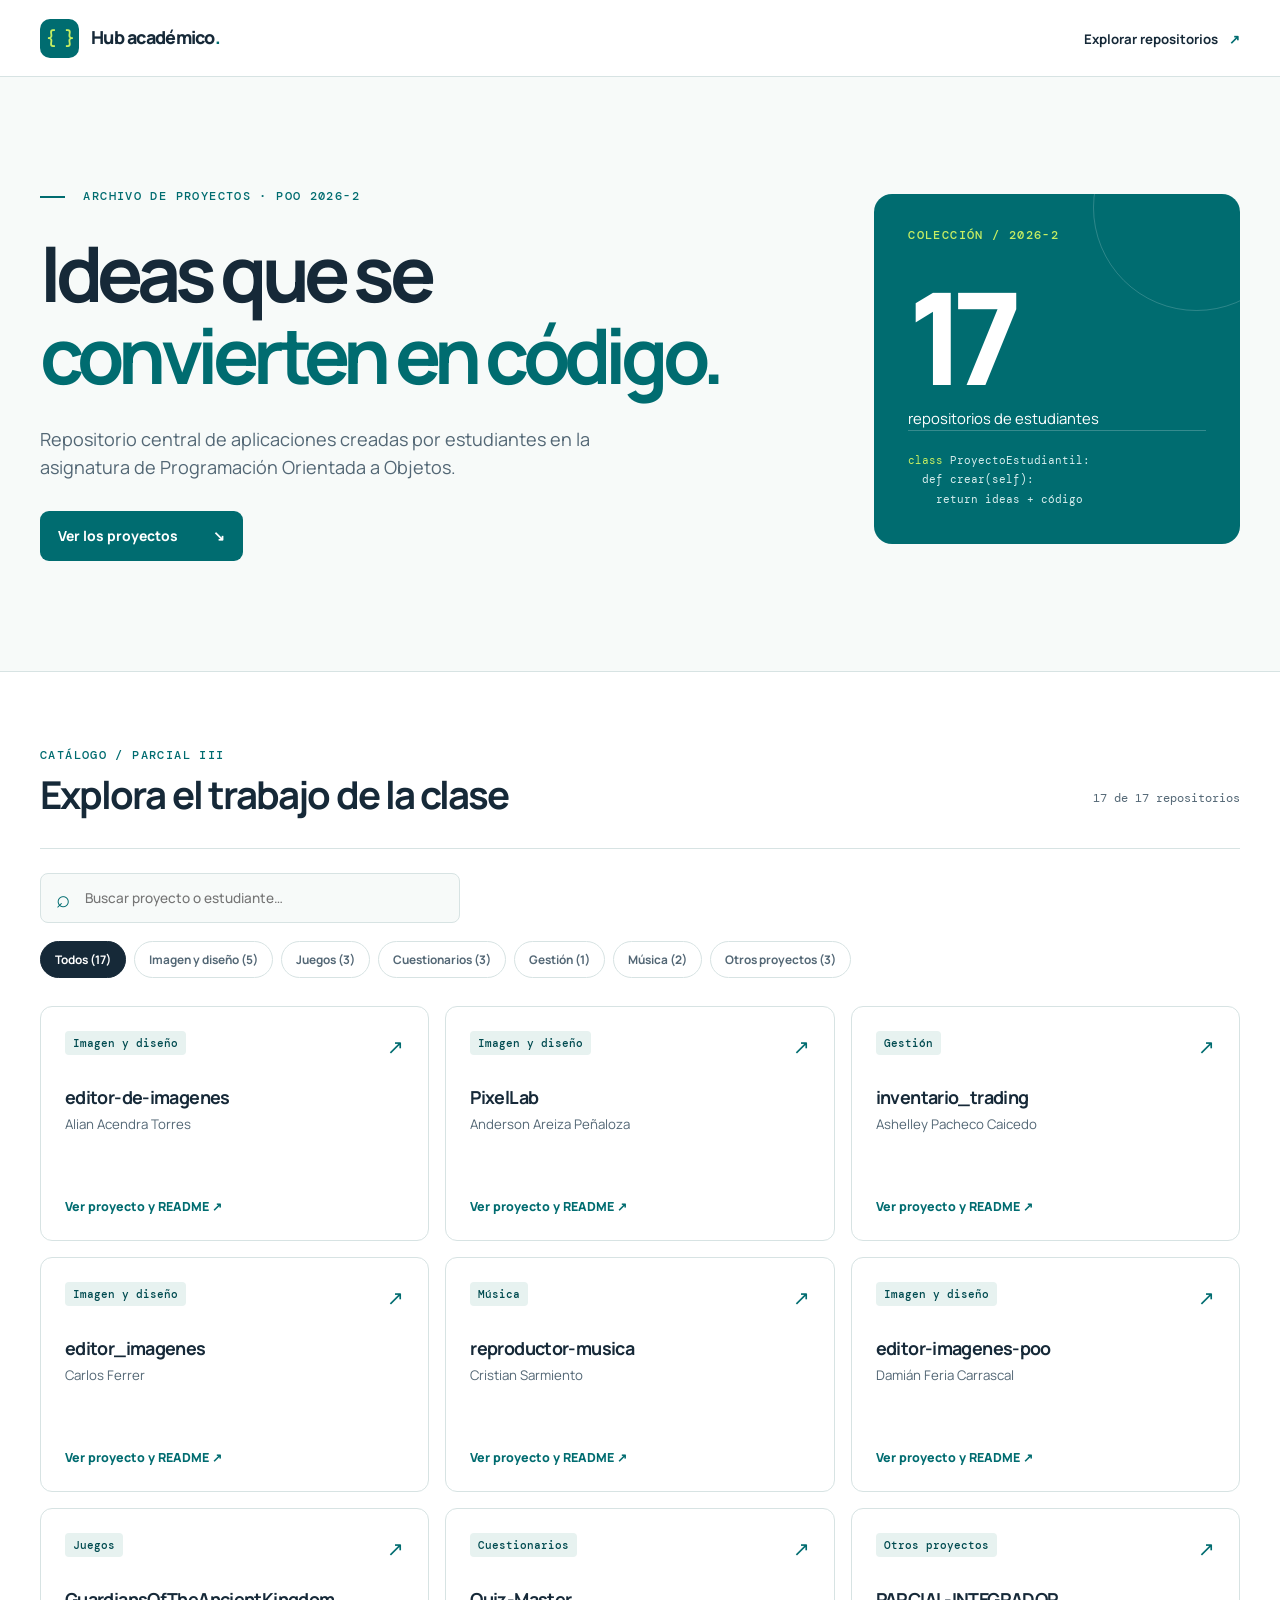
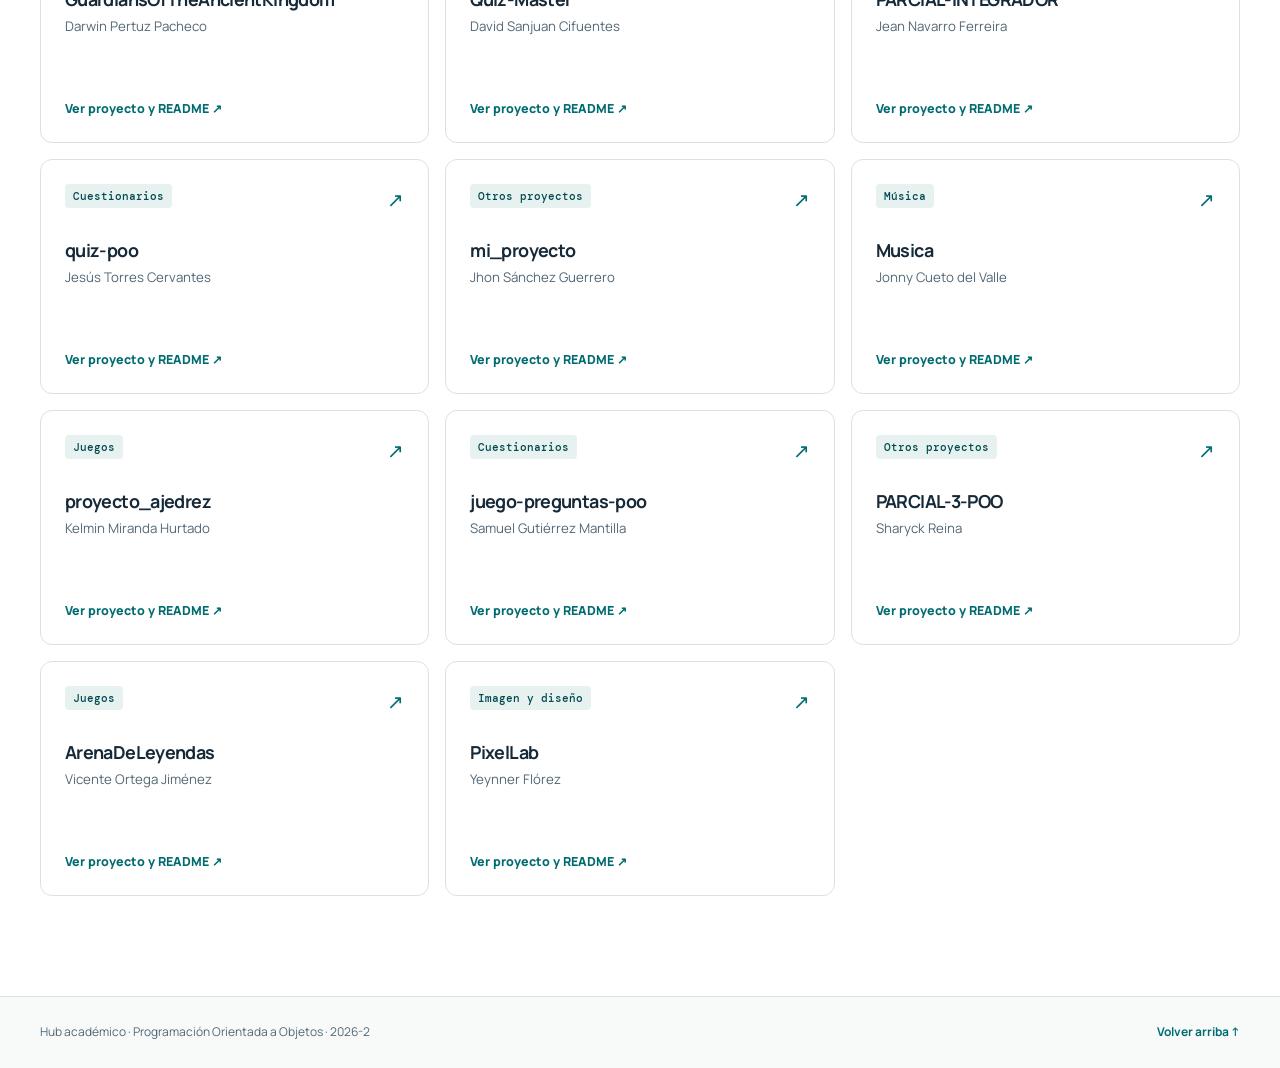
<file: index.html>
<!doctype html>
<html lang="es">
<head>
  <meta charset="utf-8">
  <meta name="viewport" content="width=device-width, initial-scale=1">
  <meta name="description" content="Repositorio central de aplicaciones creadas por estudiantes en la asignatura de Programación Orientada a Objetos.">
  <title>Hub académico · POO 2026-2</title>
  <link rel="preconnect" href="https://fonts.googleapis.com">
  <link rel="preconnect" href="https://fonts.gstatic.com" crossorigin>
  <link href="https://fonts.googleapis.com/css2?family=DM+Mono:wght@400;500&family=Manrope:wght@400;500;600;700;800&display=swap" rel="stylesheet">
  <link rel="stylesheet" href="css/styles.css">
  <script src="js/main.js" defer></script>
</head>
<body>
  <header class="site-header">
    <div class="shell header-inner">
      <a class="brand" href="index.html" aria-label="Hub académico, inicio"><span class="brand-mark">{ }</span><span>Hub académico<span class="brand-dot">.</span></span></a>
      <nav aria-label="Navegación principal"><a href="#catalogo">Explorar repositorios <span aria-hidden="true">↗</span></a></nav>
    </div>
  </header>
  <main>
    <section class="hero shell" aria-labelledby="page-title">
      <div class="hero-copy">
        <p class="eyebrow"><span class="eyebrow-line"></span> Archivo de proyectos · POO 2026-2</p>
        <h1 id="page-title">Ideas que se<br><em>convierten en código.</em></h1>
        <p class="hero-description">Repositorio central de aplicaciones creadas por estudiantes en la asignatura de Programación Orientada a Objetos.</p>
        <a class="hero-action" href="#catalogo">Ver los proyectos <span aria-hidden="true">↘</span></a>
      </div>
      <div class="hero-aside" aria-label="Datos del catálogo">
        <span class="aside-label">COLECCIÓN / 2026-2</span>
        <span class="aside-count" id="heroCount">17</span>
        <span class="aside-caption">repositorios de estudiantes</span>
        <div class="aside-code" aria-hidden="true"><span>class</span> ProyectoEstudiantil:<br>&nbsp;&nbsp;def crear(self):<br>&nbsp;&nbsp;&nbsp;&nbsp;return ideas + código</div>
      </div>
    </section>
    <section class="catalog-section" id="catalogo" aria-labelledby="catalog-title">
      <div class="shell">
        <div class="section-heading"><div><p class="eyebrow">CATÁLOGO / PARCIAL III</p><h2 id="catalog-title">Explora el trabajo de la clase</h2></div><p id="resultCount" class="result-count" aria-live="polite"></p></div>
        <div class="catalog-tools"><label class="search-box"><span aria-hidden="true">⌕</span><span class="visually-hidden">Buscar por proyecto o estudiante</span><input id="searchInput" type="search" placeholder="Buscar proyecto o estudiante…" autocomplete="off"></label><div id="filterButtons" class="filters" role="group" aria-label="Filtrar por tipo de proyecto"></div></div>
        <div id="projectsGrid" class="projects-grid" aria-live="polite"><p class="status-message">Cargando repositorios…</p></div>
      </div>
    </section>
  </main>
  <footer class="site-footer"><div class="shell footer-inner"><span>Hub académico · Programación Orientada a Objetos · 2026-2</span><a href="#page-title">Volver arriba ↑</a></div></footer>
</body>
</html>
</file>
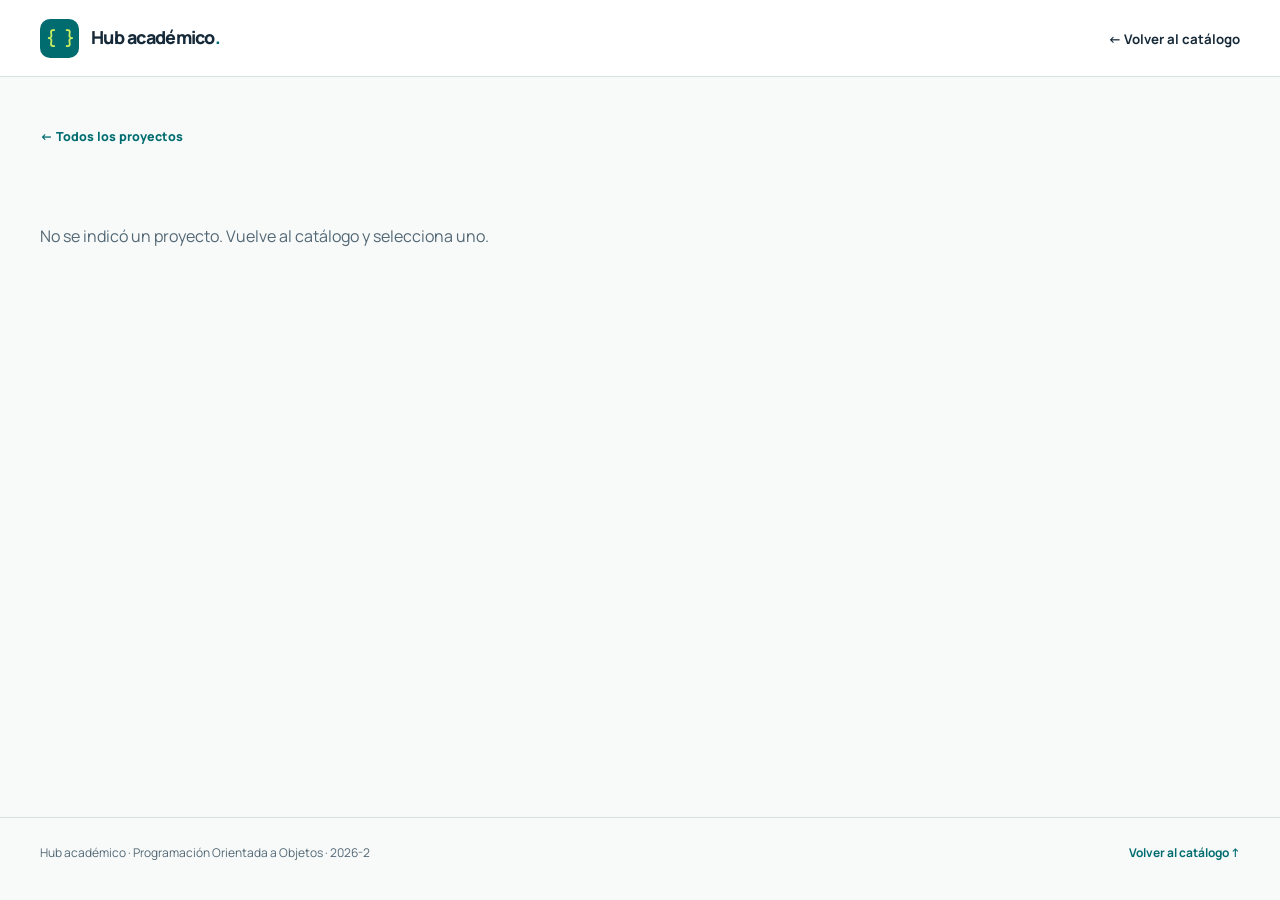
<file: app.html>
<!doctype html>
<html lang="es">
<head>
  <meta charset="utf-8">
  <meta name="viewport" content="width=device-width, initial-scale=1">
  <meta name="description" content="Detalle de los proyectos de Programación Orientada a Objetos 2026-2.">
  <title>Proyecto · Hub académico POO 2026-2</title>
  <link rel="preconnect" href="https://fonts.googleapis.com">
  <link rel="preconnect" href="https://fonts.gstatic.com" crossorigin>
  <link href="https://fonts.googleapis.com/css2?family=DM+Mono:wght@400;500&family=Manrope:wght@400;500;600;700;800&display=swap" rel="stylesheet">
  <link rel="stylesheet" href="css/styles.css">
  <script src="js/detail.js" defer></script>
</head>
<body>
  <header class="site-header">
    <div class="shell header-inner">
      <a class="brand" href="index.html" aria-label="Hub académico, inicio"><span class="brand-mark">{ }</span><span>Hub académico<span class="brand-dot">.</span></span></a>
      <nav aria-label="Navegación principal"><a href="index.html#catalogo">← Volver al catálogo</a></nav>
    </div>
  </header>
  <main class="detail-main shell">
    <a class="back-link" href="index.html#catalogo">← Todos los proyectos</a>
    <div id="detailStatus" class="detail-status" role="status">Cargando proyecto…</div>
    <section id="detailContent" hidden>
      <div class="detail-header">
        <div>
          <p id="detailCategory" class="eyebrow"></p>
          <h1 id="detailName"></h1>
          <p id="detailStudent" class="detail-student"></p>
          <p id="detailDescription" class="detail-description"></p>
        </div>
        <a id="githubButton" class="hero-action detail-github" target="_blank" rel="noopener noreferrer">Abrir en GitHub <span aria-hidden="true">↗</span></a>
      </div>
      <div class="detail-body">
        <section class="readme-section" aria-labelledby="readmeHeading">
          <div class="readme-heading"><div><p class="eyebrow">DOCUMENTACIÓN DEL ESTUDIANTE</p><h2 id="readmeHeading">README del proyecto</h2></div><span class="readme-source">Fuente: GitHub</span></div>
          <div id="readmeContent" class="readme-content" aria-live="polite">Cargando README…</div>
        </section>
        <section class="technical-section" aria-labelledby="technicalHeading">
          <div class="readme-heading"><div><p class="eyebrow">DATOS DEL REPOSITORIO</p><h2 id="technicalHeading">Ficha técnica</h2></div><span class="readme-source">Fuente: GitHub</span></div>
          <p id="technicalStatus" class="technical-status" role="status">Consultando información técnica…</p>
          <div class="technical-layout">
            <div class="technical-left">
              <dl id="technicalGrid" class="technical-grid" hidden></dl>
              <div id="topicsBlock" class="topics-block" hidden><h3>Temas</h3><div id="topicsList" class="topics-list"></div></div>
            </div>
            <div class="languages-block"><h3>Lenguajes del proyecto</h3><p id="languagesStatus" class="technical-status" role="status">Consultando lenguajes…</p><div id="languagesList" class="languages-list"></div></div>
          </div>
        </section>
      </div>
    </section>
  </main>
  <footer class="site-footer"><div class="shell footer-inner"><span>Hub académico · Programación Orientada a Objetos · 2026-2</span><a href="index.html#catalogo">Volver al catálogo ↑</a></div></footer>
</body>
</html>
</file>
<file: css/styles.css>
:root{--ink:#162938;--muted:#536775;--paper:#f7faf9;--white:#fff;--line:#d7e3e3;--teal:#006c70;--teal-dark:#004b50;--lime:#c6ee62;--mono:'DM Mono',monospace;--sans:Manrope,Arial,sans-serif}
*{box-sizing:border-box}html{scroll-behavior:smooth}body{margin:0;background:var(--paper);color:var(--ink);font-family:var(--sans);line-height:1.55}a{color:inherit}.shell{width:min(1200px,calc(100% - 48px));margin-inline:auto}.site-header{background:var(--white);border-bottom:1px solid var(--line)}.header-inner{min-height:76px;display:flex;align-items:center;justify-content:space-between;gap:24px}.brand{display:inline-flex;align-items:center;gap:12px;text-decoration:none;font-size:1.12rem;font-weight:800;letter-spacing:-.04em}.brand-mark{display:grid;place-items:center;width:39px;height:39px;border-radius:10px;background:var(--teal);color:var(--lime);font:500 18px var(--mono);letter-spacing:-.12em}.brand-dot{color:var(--teal)}.site-header nav a{font-weight:700;font-size:.83rem;text-decoration:none}.site-header nav a span{margin-left:8px;color:var(--teal)}.hero{display:grid;grid-template-columns:minmax(0,1.65fr) minmax(260px,.8fr);gap:80px;align-items:center;padding-block:100px 110px}.eyebrow,.aside-label{font:500 .72rem var(--mono);letter-spacing:.12em;text-transform:uppercase;color:var(--teal)}.eyebrow-line{display:inline-block;width:25px;height:2px;background:var(--teal);vertical-align:middle;margin-right:10px}.hero h1{font-size:clamp(3.1rem,6vw,6.3rem);line-height:1.08;letter-spacing:-.075em;margin:28px 0}.hero h1 em{font-style:normal;color:var(--teal)}.hero-description{font-size:1.13rem;color:var(--muted);max-width:610px;margin:0 0 30px}.hero-action{display:inline-flex;align-items:center;gap:35px;background:var(--teal);color:#fff;text-decoration:none;border-radius:9px;padding:14px 18px;font-weight:750;font-size:.87rem;transition:background .2s,transform .2s}.hero-action:hover{background:var(--teal-dark);transform:translateY(-2px)}.hero-aside{background:var(--teal);color:#fff;padding:34px;border-radius:18px;min-height:340px;display:flex;flex-direction:column;position:relative;overflow:hidden}.hero-aside:before{content:'';position:absolute;width:205px;height:205px;border:1px solid rgba(255,255,255,.18);border-radius:50%;top:-90px;right:-60px}.aside-label{color:var(--lime);position:relative}.aside-count{font-size:clamp(5rem,10vw,8rem);font-weight:800;line-height:1.1;letter-spacing:-.1em;margin-top:23px}.aside-caption{font-size:.93rem}.aside-code{font:400 .69rem/1.8 var(--mono);color:#d7eeee;border-top:1px solid #ffffff36;margin-top:auto;padding-top:20px}.aside-code span{color:var(--lime)}.catalog-section{background:var(--white);border-top:1px solid var(--line);padding:76px 0 100px}.section-heading{display:flex;justify-content:space-between;align-items:end;gap:24px;margin-bottom:30px}.section-heading .eyebrow{margin:0 0 9px}.section-heading h2{font-size:clamp(1.8rem,3vw,2.55rem);line-height:1.2;letter-spacing:-.05em;margin:0}.result-count{font:400 .75rem var(--mono);color:var(--muted);white-space:nowrap}.catalog-tools{border-top:1px solid var(--line);padding:24px 0 28px}.search-box{display:flex;align-items:center;gap:13px;width:min(420px,100%);background:var(--paper);border:1px solid var(--line);border-radius:8px;padding:0 15px;color:var(--teal);font-size:1.5rem}.search-box input{height:48px;width:100%;background:none;border:0;outline:0;font:500 .85rem var(--sans);color:var(--ink)}.search-box:focus-within{border-color:var(--teal);box-shadow:0 0 0 3px #006c7025}.filters{display:flex;flex-wrap:wrap;gap:8px;margin-top:18px}.filter-button{border:1px solid var(--line);background:var(--white);color:var(--muted);padding:9px 14px;border-radius:99px;font:700 .74rem var(--sans);cursor:pointer;transition:background .2s,color .2s,border-color .2s}.filter-button:hover{border-color:var(--teal);color:var(--teal)}.filter-button[aria-pressed=true]{background:var(--ink);border-color:var(--ink);color:#fff}.projects-grid{display:grid;grid-template-columns:repeat(3,minmax(0,1fr));gap:16px}.project-card{min-width:0;min-height:235px;border:1px solid var(--line);border-radius:12px;padding:24px;display:flex;flex-direction:column;transition:border-color .2s,transform .2s,box-shadow .2s}.project-card:hover{border-color:var(--teal);transform:translateY(-3px);box-shadow:0 12px 30px #12343b12}.card-top{display:flex;align-items:start;justify-content:space-between;gap:10px}.category-badge{border-radius:4px;background:#e7f2f0;color:var(--teal-dark);padding:5px 8px;font:500 .67rem var(--mono)}.card-icon{font-size:1.25rem;color:var(--teal)}.project-card h3{font-size:1.12rem;line-height:1.35;letter-spacing:-.035em;overflow-wrap:anywhere;margin:23px 0 5px}.student{font-size:.83rem;color:var(--muted);margin:0 0 20px}.repo-link{font-size:.78rem;font-weight:800;color:var(--teal);text-decoration:none;margin-top:auto;align-self:start}.repo-link:hover{text-decoration:underline}.status-message{grid-column:1/-1;padding:30px;color:var(--muted)}.site-footer{border-top:1px solid var(--line);padding:26px 0;color:var(--muted);font-size:.75rem}.footer-inner{display:flex;justify-content:space-between;gap:20px}.site-footer a{text-decoration:none;color:var(--teal);font-weight:700}.visually-hidden{position:absolute;width:1px;height:1px;padding:0;margin:-1px;overflow:hidden;clip:rect(0,0,0,0);white-space:nowrap;border:0}:focus-visible{outline:3px solid var(--teal);outline-offset:3px}@media(max-width:900px){.hero{gap:32px}.projects-grid{grid-template-columns:repeat(2,minmax(0,1fr))}}@media(max-width:700px){.shell{width:min(100% - 32px,1200px)}.header-inner{min-height:66px}.site-header nav a{font-size:.72rem}.hero{grid-template-columns:1fr;padding-block:65px}.hero-aside{min-height:260px}.aside-count{font-size:5rem}.catalog-section{padding-block:55px}.section-heading{display:block}.result-count{margin-bottom:0}.projects-grid{grid-template-columns:1fr}.project-card{min-height:195px}.footer-inner{flex-direction:column}}@media(prefers-reduced-motion:reduce){html{scroll-behavior:auto}*,*:before,*:after{transition:none!important;animation:none!important}}
/* Vista de proyecto */
.project-title-link{text-decoration:none;color:inherit}.project-title-link:hover{color:var(--teal)}.detail-main{min-height:calc(100vh - 160px);padding-block:46px 100px}.back-link{display:inline-block;color:var(--teal);font-size:.78rem;font-weight:800;text-decoration:none;margin-bottom:48px}.back-link:hover{text-decoration:underline}.detail-status{padding:30px 0;color:var(--muted)}.detail-header{display:flex;justify-content:space-between;align-items:end;gap:32px;padding-bottom:48px;border-bottom:1px solid var(--line)}.detail-header h1{font-size:clamp(2.5rem,5vw,5rem);line-height:1.1;letter-spacing:-.07em;overflow-wrap:anywhere;margin:15px 0}.detail-student{font-size:1rem;font-weight:700;margin:0 0 22px}.detail-description{font-size:1.08rem;color:var(--muted);max-width:720px;margin:0 0 20px}.detail-metadata{display:flex;gap:10px;flex-wrap:wrap}.detail-metadata span{font:500 .7rem var(--mono);color:var(--teal-dark);background:#e7f2f0;border-radius:5px;padding:7px 10px}.detail-github{flex-shrink:0}.readme-section{padding-top:55px}.readme-heading{display:flex;align-items:end;justify-content:space-between;gap:20px;margin-bottom:25px}.readme-heading .eyebrow{margin:0 0 8px}.readme-heading h2{font-size:1.7rem;letter-spacing:-.05em;margin:0}.readme-source{font:400 .7rem var(--mono);color:var(--muted)}.readme-content{background:var(--white);border:1px solid var(--line);border-radius:12px;padding:clamp(20px,4vw,48px);line-height:1.7;overflow-wrap:anywhere}.readme-content h1,.readme-content h2,.readme-content h3,.readme-content h4,.readme-content h5,.readme-content h6{line-height:1.25;letter-spacing:-.035em;margin:1.5em 0 .5em}.readme-content h1:first-child,.readme-content h2:first-child{margin-top:0}.readme-content a{color:var(--teal);text-decoration:underline}.readme-content img{max-width:100%;height:auto}.readme-content pre{background:#102c35;color:#f2f8f7;padding:18px;overflow-x:auto;border-radius:8px}.readme-content code{font-family:var(--mono);font-size:.82em}.readme-content :not(pre)>code{background:#e7f2f0;padding:2px 4px;border-radius:3px}.readme-content blockquote{border-left:3px solid var(--teal);margin-inline:0;padding-left:20px;color:var(--muted)}.readme-content table{display:block;max-width:100%;overflow-x:auto;border-collapse:collapse}.readme-content th,.readme-content td{border:1px solid var(--line);padding:8px 12px}.readme-content ul,.readme-content ol{padding-left:1.5em}.readme-content hr{border:0;border-top:1px solid var(--line);margin:30px 0}.readme-empty{color:var(--muted);margin:0}.readme-empty a{font-weight:800}@media(max-width:700px){.detail-main{padding-block:28px 65px}.back-link{margin-bottom:30px}.detail-header{display:block}.detail-github{margin-top:22px}.readme-heading{display:block}.readme-source{display:block;margin-top:8px}}
.project-card-link{display:block;height:100%;color:inherit;text-decoration:none}.project-card-link:hover{color:inherit}.project-card-link:focus-visible{border-radius:12px}.project-card-link .project-card{height:100%}
/* Información técnica de GitHub */
[hidden]{display:none!important}
.detail-body{display:grid;grid-template-columns:minmax(0,1.8fr) minmax(320px,.95fr);gap:42px;align-items:start;padding-top:55px}
.detail-body .readme-section{padding-top:0;min-width:0}
.technical-section{min-width:0;padding:0 0 0 30px;border-left:1px solid var(--line)}
.technical-section>.readme-heading{margin-bottom:25px}.technical-status{color:var(--muted);font-size:.84rem;margin:0}
.technical-layout{display:block}
.technical-grid{display:grid;grid-template-columns:minmax(110px,145px) minmax(0,1fr);align-content:start;margin:0;border-top:1px solid var(--line)}
.technical-grid dt,.technical-grid dd{padding:13px 0;margin:0;border-bottom:1px solid var(--line);font-size:.83rem;overflow-wrap:anywhere}
.technical-grid dt{color:var(--muted);font-weight:600;padding-right:15px}.technical-grid dd{font-weight:750}.technical-grid a{color:var(--teal);text-decoration:underline}
.languages-block{background:var(--white);border:1px solid var(--line);border-radius:12px;padding:25px;margin-top:26px}
.languages-block h3,.topics-block h3{font-size:1rem;letter-spacing:-.025em;margin:0 0 18px}.languages-block .technical-status{font-size:.72rem;line-height:1.5;margin-bottom:15px}.languages-list{display:grid;gap:17px}.language-heading{display:flex;justify-content:space-between;gap:12px;font-size:.79rem;margin-bottom:7px}.language-heading span{color:var(--muted);font-family:var(--mono);font-size:.7rem}.language-track{height:7px;background:#d9e8e6;border-radius:99px;overflow:hidden}.language-bar{height:100%;background:var(--teal);border-radius:99px}
.topics-block{margin-top:25px}.topics-list{display:flex;flex-wrap:wrap;gap:8px}.topics-list span{background:#e7f2f0;color:var(--teal-dark);border-radius:4px;padding:6px 9px;font:500 .7rem var(--mono)}
@media(max-width:960px){.detail-body{grid-template-columns:1fr;gap:42px}.technical-section{padding:36px 0 0;border-left:0;border-top:1px solid var(--line)}.languages-block{padding:20px}}
</file>
